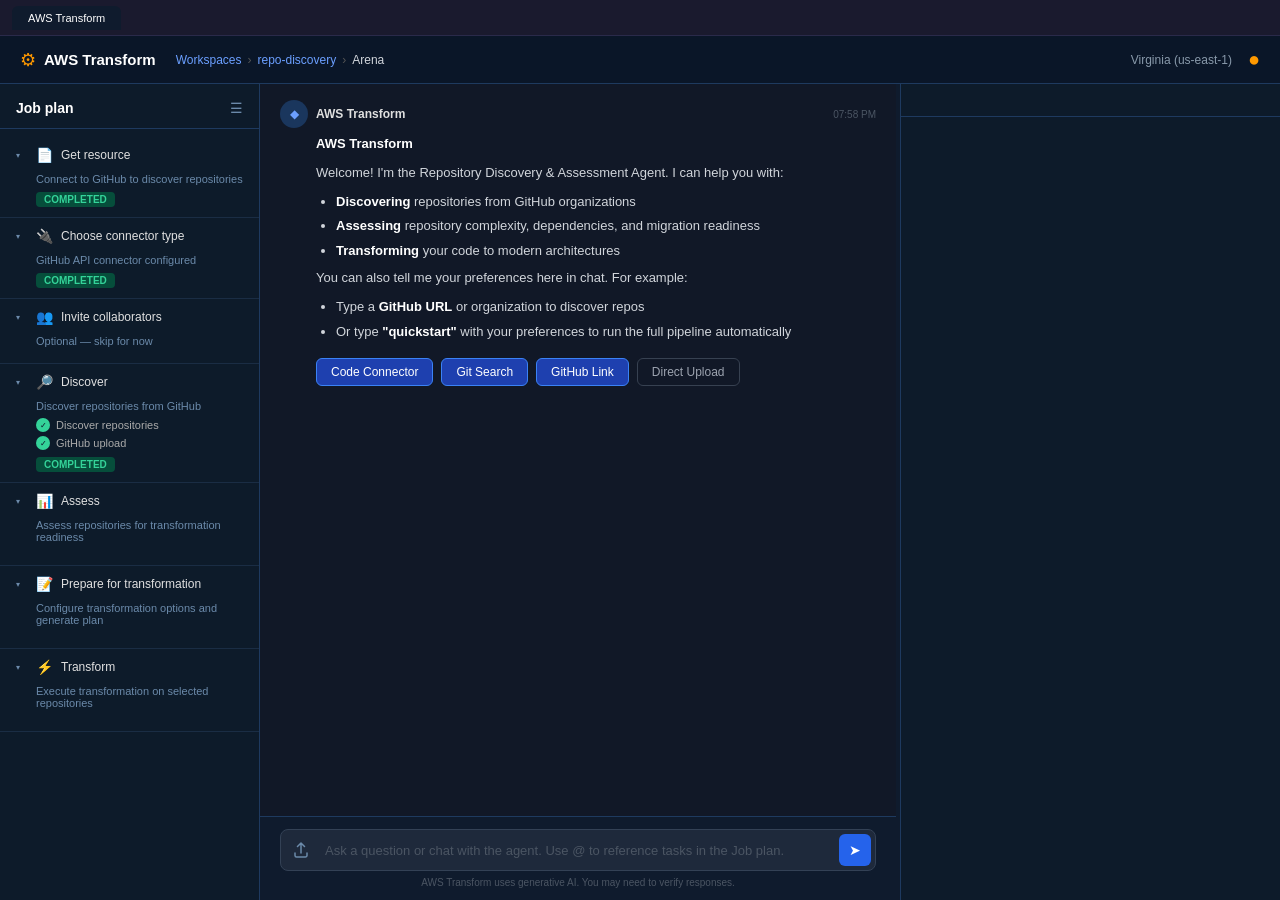
<file: index.html>
<!DOCTYPE html>
<html lang="en">
<head>
<meta charset="UTF-8">
<meta name="viewport" content="width=device-width, initial-scale=1.0">
<title>AWS Transform</title>
<link rel="stylesheet" href="styles.css">
</head>
<body>
<!-- Top Browser-like bar -->
<div class="browser-bar">
  <div class="browser-tabs">
    <div class="browser-tab active">AWS Transform</div>
  </div>
</div>

<!-- Navigation Bar -->
<div class="nav-bar">
  <div class="nav-left">
    <div class="nav-logo">
      <span class="logo-icon">&#9881;</span>
      <span class="logo-text">AWS Transform</span>
    </div>
    <div class="nav-breadcrumb">
      <a href="#">Workspaces</a>
      <span class="breadcrumb-sep">›</span>
      <a href="#">repo-discovery</a>
      <span class="breadcrumb-sep">›</span>
      <span>Arena</span>
    </div>
  </div>
  <div class="nav-right">
    <span class="nav-link">Virginia (us-east-1)</span>
    <div class="nav-avatar">&#9679;</div>
  </div>
</div>

<!-- Main Layout -->
<div class="main-layout">
  <!-- Left Sidebar - Job Plan -->
  <div class="sidebar" id="sidebar">
    <div class="sidebar-header">
      <h2>Job plan</h2>
      <button class="sidebar-collapse-btn" title="Collapse">&#9776;</button>
    </div>

    <div class="sidebar-steps">
      <!-- Step 1: Get resource -->
      <div class="step-section">
        <div class="step-header" onclick="toggleStep(this)">
          <span class="step-chevron">&#9662;</span>
          <span class="step-icon">&#128196;</span>
          <span class="step-title">Get resource</span>
        </div>
        <div class="step-body">
          <p class="step-desc">Connect to GitHub to discover repositories</p>
          <span class="step-badge completed">Completed</span>
        </div>
      </div>

      <!-- Step 2: Choose connector type -->
      <div class="step-section">
        <div class="step-header" onclick="toggleStep(this)">
          <span class="step-chevron">&#9662;</span>
          <span class="step-icon">&#128268;</span>
          <span class="step-title">Choose connector type</span>
        </div>
        <div class="step-body">
          <p class="step-desc">GitHub API connector configured</p>
          <span class="step-badge completed">Completed</span>
        </div>
      </div>

      <!-- Step 3: Invite collaborators -->
      <div class="step-section">
        <div class="step-header" onclick="toggleStep(this)">
          <span class="step-chevron">&#9662;</span>
          <span class="step-icon">&#128101;</span>
          <span class="step-title">Invite collaborators</span>
        </div>
        <div class="step-body">
          <p class="step-desc">Optional — skip for now</p>
        </div>
      </div>

      <!-- Step 4: Discover -->
      <div class="step-section" id="stepDiscover">
        <div class="step-header" onclick="handleStepClick('stepDiscover'); toggleStep(this)">
          <span class="step-chevron">&#9662;</span>
          <span class="step-icon">&#128270;</span>
          <span class="step-title">Discover</span>
        </div>
        <div class="step-body">
          <p class="step-desc">Discover repositories from GitHub</p>
          <div class="step-substeps" id="discoverSubsteps">
            <div class="substep">
              <span class="substep-icon done">&#10003;</span>
              <span>Discover repositories</span>
            </div>
            <div class="substep">
              <span class="substep-icon done">&#10003;</span>
              <span>GitHub upload</span>
            </div>
          </div>
          <span class="step-badge completed" id="discoverBadge">Completed</span>
        </div>
      </div>

      <!-- Step 5: Assess -->
      <div class="step-section" id="stepAssess">
        <div class="step-header" onclick="handleStepClick('stepAssess'); toggleStep(this)">
          <span class="step-chevron">&#9662;</span>
          <span class="step-icon">&#128202;</span>
          <span class="step-title">Assess</span>
        </div>
        <div class="step-body">
          <p class="step-desc">Assess repositories for transformation readiness</p>
          <div class="step-substeps" id="assessSubsteps"></div>
          <span class="step-badge in-progress" id="assessBadge" style="display:none">In progress</span>
        </div>
      </div>

      <!-- Step 6: Prepare for transformation -->
      <div class="step-section" id="stepPrepare">
        <div class="step-header" onclick="handleStepClick('stepPrepare'); toggleStep(this)">
          <span class="step-chevron">&#9662;</span>
          <span class="step-icon">&#128221;</span>
          <span class="step-title">Prepare for transformation</span>
        </div>
        <div class="step-body">
          <p class="step-desc">Configure transformation options and generate plan</p>
          <div class="step-substeps" id="prepareSubsteps"></div>
          <span class="step-badge" id="prepareBadge" style="display:none"></span>
        </div>
      </div>

      <!-- Step 7: Transform -->
      <div class="step-section" id="stepTransform">
        <div class="step-header" onclick="handleStepClick('stepTransform'); toggleStep(this)">
          <span class="step-chevron">&#9662;</span>
          <span class="step-icon">&#9889;</span>
          <span class="step-title">Transform</span>
        </div>
        <div class="step-body">
          <p class="step-desc">Execute transformation on selected repositories</p>
          <div class="step-substeps" id="transformSubsteps"></div>
          <span class="step-badge" id="transformBadge" style="display:none"></span>
        </div>
      </div>
    </div>
  </div>

  <!-- Center Content - Chat Area -->
  <div class="center-area">

    <div class="chat-area" id="chatArea">
      <!-- Messages populated by JS -->
    </div>

    <!-- Thinking Panel (collapsible, above chat input) -->
    <div class="thinking-panel" id="thinkingPanel" style="display:none">
      <div class="thinking-panel-header">
        <span class="thinking-panel-icon"><span class="spinner"></span></span>
        <span class="thinking-panel-label">Agent is thinking...</span>
        <button class="thinking-panel-toggle" onclick="hideThinkingPanel()">&#9660; Hide</button>
      </div>
      <div class="thinking-panel-content" id="thinkingContent">
        Analyzing repository structure and dependencies...
      </div>
    </div>
    <div class="thinking-panel-collapsed" id="thinkingPanelCollapsed" style="display:none" onclick="reshowThinkingPanel()">
      <span class="spinner"></span>
      <span>Agent is thinking...</span>
      <span class="thinking-panel-show-btn">&#9650; Show</span>
    </div>

    <div class="chat-input-bar">
      <div class="chat-input-container">
        <button class="chat-upload-btn" title="Upload file">
          <svg width="16" height="16" viewBox="0 0 16 16" fill="none">
            <path d="M8 1v10M8 1L4.5 4.5M8 1l3.5 3.5M2 11v2.5a1.5 1.5 0 001.5 1.5h9a1.5 1.5 0 001.5-1.5V11" stroke="currentColor" stroke-width="1.5" stroke-linecap="round" stroke-linejoin="round"/>
          </svg>
        </button>
        <input type="text" id="chatInput" placeholder="Ask a question or chat with the agent. Use @ to reference tasks in the Job plan.">
        <button class="chat-send-btn" onclick="sendChat()">&#10148;</button>
      </div>
      <div class="chat-footer">AWS Transform uses generative AI. You may need to verify responses.</div>
    </div>
  </div>

  <!-- Right Panel (resizable) -->
  <div class="right-panel-resize-handle" id="rightPanelResizeHandle"></div>
  <div class="right-panel" id="rightPanel">
    <div class="right-panel-header">
      <h3 id="rightPanelTitle">Assessment Summary</h3>
    </div>
    <div class="right-panel-content" id="rightPanelContent">
      <!-- Populated by JS -->
    </div>
  </div>
</div>

<script src="app.js"></script>
</body>
</html>
</file>
<file: styles.css>
* { margin: 0; padding: 0; box-sizing: border-box; }

body {
  font-family: -apple-system, 'Amazon Ember', 'Helvetica Neue', Helvetica, Arial, sans-serif;
  background: #0f1b2d;
  color: #d1d5db;
  height: 100vh;
  overflow: hidden;
  display: flex;
  flex-direction: column;
  font-size: 13px;
}

/* Browser Bar */
.browser-bar {
  background: #1a1a2e;
  height: 36px;
  display: flex;
  align-items: center;
  padding: 0 12px;
  border-bottom: 1px solid #2a2a4a;
  flex-shrink: 0;
}
.browser-tabs { display: flex; gap: 2px; }
.browser-tab {
  background: #0f1b2d;
  padding: 6px 16px;
  border-radius: 6px 6px 0 0;
  font-size: 11px;
  color: #aaa;
}
.browser-tab.active { color: #fff; }

/* Navigation Bar */
.nav-bar {
  background: #0a1628;
  height: 48px;
  display: flex;
  align-items: center;
  justify-content: space-between;
  padding: 0 20px;
  border-bottom: 1px solid #1e3a5f;
  flex-shrink: 0;
}
.nav-left { display: flex; align-items: center; gap: 20px; }
.nav-logo { display: flex; align-items: center; gap: 8px; }
.logo-icon { color: #ff9900; font-size: 18px; }
.logo-text { color: #fff; font-size: 15px; font-weight: 700; }
.nav-breadcrumb { display: flex; align-items: center; gap: 6px; font-size: 12px; }
.nav-breadcrumb a { color: #6b9fff; text-decoration: none; }
.nav-breadcrumb a:hover { text-decoration: underline; }
.breadcrumb-sep { color: #555; }
.nav-right { display: flex; align-items: center; gap: 16px; }
.nav-link { color: #8899aa; font-size: 12px; }
.nav-avatar { color: #ff9900; font-size: 20px; }

/* Main Layout */
.main-layout {
  flex: 1;
  display: flex;
  overflow: hidden;
}

/* Sidebar */
.sidebar {
  width: 260px;
  min-width: 260px;
  background: #0d1b2a;
  border-right: 1px solid #1e3a5f;
  display: flex;
  flex-direction: column;
  overflow-y: auto;
}
.sidebar::-webkit-scrollbar { width: 4px; }
.sidebar::-webkit-scrollbar-thumb { background: #2a4a6f; border-radius: 2px; }

.sidebar-header {
  padding: 16px 16px 12px;
  display: flex;
  align-items: center;
  justify-content: space-between;
  border-bottom: 1px solid #1e3a5f;
}
.sidebar-header h2 { font-size: 14px; color: #fff; font-weight: 600; }
.sidebar-collapse-btn {
  background: none;
  border: none;
  color: #6b8aaa;
  cursor: pointer;
  font-size: 14px;
}

.sidebar-steps { padding: 8px 0; }

.step-section {
  border-bottom: 1px solid #1a2d44;
}
.step-header {
  padding: 10px 16px;
  display: flex;
  align-items: center;
  gap: 8px;
  cursor: pointer;
  transition: background 0.15s;
}
.step-header:hover { background: #152238; }
.step-chevron { font-size: 8px; color: #6b8aaa; width: 12px; }
.step-icon { font-size: 14px; }
.step-title { font-size: 12px; color: #e0e0e0; font-weight: 500; }

.step-body {
  padding: 0 16px 10px 36px;
}
.step-desc { font-size: 11px; color: #6b8aaa; margin-bottom: 6px; }

.step-badge {
  display: inline-block;
  padding: 2px 8px;
  border-radius: 4px;
  font-size: 10px;
  font-weight: 600;
  text-transform: uppercase;
}
.step-badge.completed { background: #064e3b; color: #34d399; }
.step-badge.in-progress { background: #7c2d12; color: #fb923c; }
.step-badge.pending { background: #1e3a5f; color: #6b9fff; }
.step-badge.paused { background: #78350f; color: #fbbf24; }

.step-substeps {
  margin: 6px 0;
  display: flex;
  flex-direction: column;
  gap: 4px;
}
.substep {
  display: flex;
  align-items: center;
  gap: 6px;
  font-size: 11px;
  color: #aaa;
}
.substep.substep-clickable {
  cursor: pointer;
  padding: 2px 4px;
  border-radius: 3px;
  transition: background 0.15s;
}
.substep.substep-clickable:hover {
  background: #1e3a5f;
  color: #fff;
}
.substep-icon {
  width: 14px;
  height: 14px;
  border-radius: 50%;
  display: flex;
  align-items: center;
  justify-content: center;
  font-size: 8px;
  flex-shrink: 0;
}
.substep-icon.done { background: #34d399; color: #0f1b2d; }
.substep-icon.active { background: #fb923c; color: #0f1b2d; animation: blink 1.2s infinite; }
.substep-icon.pending { background: #374151; color: #6b7280; }
.substep-icon.paused { background: #f59e0b; color: #0f1b2d; }
@keyframes blink { 0%,100%{opacity:1} 50%{opacity:0.4} }

/* Center Area */
.center-area {
  flex: 1;
  display: flex;
  flex-direction: column;
  overflow: hidden;
  background: #111827;
}
.center-topbar {
  display: flex;
  align-items: center;
  justify-content: space-between;
  padding: 8px 20px;
  border-bottom: 1px solid #1e3a5f;
  min-height: 36px;
}
.page-indicator { font-size: 11px; color: #6b8aaa; }
.topbar-actions { display: flex; gap: 8px; }
.topbar-btn {
  padding: 4px 12px;
  background: #1e3a5f;
  border: 1px solid #2a5a8f;
  border-radius: 4px;
  color: #6b9fff;
  font-size: 11px;
  cursor: pointer;
}
.topbar-btn:hover { background: #2a4a6f; }

/* Thinking Panel */
.thinking-panel {
  background: #1a2744;
  border-top: 1px solid #2a4a6f;
  padding: 0;
  flex-shrink: 0;
  transition: all 0.2s ease;
}
.thinking-panel.active {
  border-left: 3px solid #60a5fa;
}
.thinking-panel-header {
  display: flex;
  align-items: center;
  gap: 8px;
  padding: 8px 16px;
}
.thinking-panel-icon {
  display: flex;
  align-items: center;
}
.thinking-panel-label {
  font-size: 12px;
  color: #60a5fa;
  font-weight: 500;
  flex: 1;
}
.thinking-panel-toggle {
  background: none;
  border: 1px solid #334155;
  border-radius: 4px;
  color: #6b8aaa;
  font-size: 10px;
  padding: 2px 8px;
  cursor: pointer;
}
.thinking-panel-toggle:hover { color: #fff; border-color: #6b9fff; }
.thinking-panel-content {
  padding: 4px 16px 10px 36px;
  font-size: 11px;
  color: #9ca3af;
  font-style: italic;
}

.chat-area {
  flex: 1;
  overflow-y: auto;
  padding: 16px 20px;
}
.chat-area::-webkit-scrollbar { width: 6px; }
.chat-area::-webkit-scrollbar-thumb { background: #2a4a6f; border-radius: 3px; }

/* Chat Messages */
.chat-msg {
  margin-bottom: 16px;
  animation: fadeIn 0.3s ease;
}
@keyframes fadeIn { from { opacity:0; transform: translateY(6px); } to { opacity:1; transform: translateY(0); } }

.chat-msg-header {
  display: flex;
  align-items: center;
  gap: 8px;
  margin-bottom: 6px;
}
.chat-msg-avatar {
  width: 28px;
  height: 28px;
  border-radius: 50%;
  background: #1e3a5f;
  display: flex;
  align-items: center;
  justify-content: center;
  font-size: 12px;
  flex-shrink: 0;
}
.chat-msg-avatar.agent { background: #1a365d; color: #6b9fff; }
.chat-msg-avatar.user { background: #064e3b; color: #34d399; }
.chat-msg-name { font-size: 12px; font-weight: 600; color: #e0e0e0; }
.chat-msg-label {
  font-size: 10px;
  padding: 1px 6px;
  border-radius: 3px;
  background: #1e3a5f;
  color: #6b9fff;
}
.chat-msg-time { font-size: 10px; color: #4b5563; margin-left: auto; }

.chat-msg-body {
  margin-left: 36px;
  font-size: 13px;
  line-height: 1.6;
  color: #d1d5db;
}
.chat-msg-body p { margin-bottom: 8px; }
.chat-msg-body ul {
  margin: 6px 0;
  padding-left: 20px;
}
.chat-msg-body li { margin-bottom: 4px; }
.chat-msg-body a { color: #6b9fff; text-decoration: underline; }
.chat-msg-body strong { color: #fff; }
.chat-msg-body code { background: #1e293b; padding: 1px 4px; border-radius: 3px; font-size: 12px; color: #f59e0b; }

/* Action Buttons in chat */
.chat-action-buttons {
  display: flex;
  gap: 8px;
  margin-top: 10px;
  flex-wrap: wrap;
}
.chat-action-btn {
  padding: 6px 14px;
  border-radius: 6px;
  font-size: 12px;
  cursor: pointer;
  border: 1px solid;
  font-weight: 500;
  transition: all 0.15s;
}
.chat-action-btn.blue { background: #1e40af; border-color: #3b82f6; color: #fff; }
.chat-action-btn.blue:hover { background: #2563eb; }
.chat-action-btn.green { background: #065f46; border-color: #10b981; color: #fff; }
.chat-action-btn.green:hover { background: #047857; }
.chat-action-btn.outline { background: transparent; border-color: #374151; color: #9ca3af; }
.chat-action-btn.outline:hover { background: #1f2937; border-color: #6b7280; color: #fff; }
.chat-action-btn.orange { background: #7c2d12; border-color: #f97316; color: #fff; }
.chat-action-btn.orange:hover { background: #9a3412; }

/* File Card */
.file-card {
  background: #1e293b;
  border: 1px solid #334155;
  border-radius: 8px;
  padding: 12px 16px;
  margin: 10px 0;
  display: flex;
  align-items: center;
  gap: 12px;
}
.file-card-icon {
  width: 36px;
  height: 36px;
  background: #374151;
  border-radius: 6px;
  display: flex;
  align-items: center;
  justify-content: center;
  font-size: 18px;
}
.file-card-info { flex: 1; }
.file-card-name { font-size: 12px; color: #fff; font-weight: 500; }
.file-card-meta { font-size: 10px; color: #6b7280; }
.file-card-action {
  padding: 4px 10px;
  background: #1e3a5f;
  border: none;
  border-radius: 4px;
  color: #6b9fff;
  font-size: 11px;
  cursor: pointer;
}

/* Table Search */
.table-search-container {
  margin: 8px 0;
}
.table-search-input {
  width: 100%;
  padding: 6px 10px;
  background: #1e293b;
  border: 1px solid #334155;
  border-radius: 4px;
  color: #d1d5db;
  font-size: 12px;
  outline: none;
}
.table-search-input:focus {
  border-color: #6b9fff;
}
.table-search-input::placeholder {
  color: #4b5563;
}

/* Discovery Table */
.discovery-table {
  width: 100%;
  border-collapse: collapse;
  margin: 10px 0;
  font-size: 12px;
}
.discovery-table th {
  text-align: left;
  padding: 8px 10px;
  background: #1e293b;
  color: #9ca3af;
  font-weight: 500;
  border-bottom: 1px solid #334155;
  font-size: 11px;
}
.discovery-table td {
  padding: 8px 10px;
  border-bottom: 1px solid #1e293b;
  color: #d1d5db;
}
.discovery-table tr:hover { background: #1a2744; }
.discovery-table .repo-link { color: #6b9fff; text-decoration: none; font-weight: 500; }
.discovery-table .repo-link:hover { text-decoration: underline; }

/* Checkpoint Toggle */
.checkpoint-cell {
  display: flex;
  align-items: center;
  gap: 6px;
}
.toggle-switch {
  position: relative;
  width: 32px;
  height: 16px;
  cursor: pointer;
  display: inline-block;
}
.toggle-switch input { display: none; }
.toggle-slider {
  position: absolute;
  inset: 0;
  background: #374151;
  border-radius: 8px;
  transition: 0.2s;
}
.toggle-slider::before {
  content: '';
  position: absolute;
  width: 12px;
  height: 12px;
  left: 2px;
  bottom: 2px;
  background: #9ca3af;
  border-radius: 50%;
  transition: 0.2s;
}
.toggle-switch input:checked + .toggle-slider { background: #f59e0b; }
.toggle-switch input:checked + .toggle-slider::before { transform: translateX(16px); background: #fff; }

/* Status badges in table */
.table-status {
  display: inline-block;
  font-size: 10px;
  padding: 2px 8px;
  border-radius: 4px;
  font-weight: 500;
}
.table-status.pending { background: #1f2937; color: #6b7280; }
.table-status.running { background: #1e3a5f; color: #60a5fa; }
.table-status.complete { background: #064e3b; color: #34d399; }
.table-status.paused { background: #78350f; color: #fbbf24; }
.table-status.skipped { background: #1f2937; color: #4b5563; }

/* Progress indicator */
.progress-indicator {
  display: flex;
  align-items: center;
  gap: 8px;
  margin: 8px 0;
  font-size: 12px;
  color: #9ca3af;
}
.progress-indicator .spinner {
  width: 14px;
  height: 14px;
  border: 2px solid #374151;
  border-top-color: #60a5fa;
  border-radius: 50%;
  animation: spin 0.8s linear infinite;
}
@keyframes spin { to { transform: rotate(360deg); } }

.show-thinking {
  display: inline-flex;
  align-items: center;
  gap: 6px;
  padding: 4px 10px;
  background: #1e293b;
  border: 1px solid #334155;
  border-radius: 4px;
  font-size: 11px;
  color: #60a5fa;
  cursor: pointer;
  margin-left: 8px;
}
.show-thinking:hover { background: #334155; }

/* Chat Input */
.chat-input-bar {
  padding: 12px 20px;
  border-top: 1px solid #1e3a5f;
  background: #0f1b2d;
}
.chat-input-container {
  display: flex;
  gap: 8px;
  background: #1e293b;
  border: 1px solid #334155;
  border-radius: 8px;
  padding: 4px 4px 4px 4px;
  align-items: center;
}
.chat-upload-btn {
  background: none;
  border: none;
  color: #6b8aaa;
  cursor: pointer;
  display: flex;
  align-items: center;
  justify-content: center;
  width: 32px;
  height: 32px;
  border-radius: 6px;
  transition: all 0.15s;
  flex-shrink: 0;
}
.chat-upload-btn:hover {
  background: #374151;
  color: #6b9fff;
}
.chat-input-container input {
  flex: 1;
  background: transparent;
  border: none;
  color: #d1d5db;
  font-size: 13px;
  outline: none;
}
.chat-input-container input::placeholder { color: #4b5563; }
.chat-send-btn {
  background: #2563eb;
  border: none;
  color: white;
  width: 32px;
  height: 32px;
  border-radius: 6px;
  cursor: pointer;
  display: flex;
  align-items: center;
  justify-content: center;
  font-size: 14px;
  flex-shrink: 0;
}
.chat-send-btn:hover { background: #3b82f6; }
.chat-footer {
  text-align: center;
  font-size: 10px;
  color: #4b5563;
  margin-top: 6px;
}

/* Mode Selection Card */
.mode-selection-card {
  display: flex;
  flex-direction: column;
  gap: 10px;
  margin: 12px 0;
}
.mode-option {
  background: #1e293b;
  border: 2px solid #334155;
  border-radius: 8px;
  padding: 14px 16px;
  cursor: pointer;
  transition: all 0.15s;
}
.mode-option:hover {
  border-color: #6b9fff;
  background: #1a2744;
}
.mode-option.selected {
  border-color: #3b82f6;
  background: #1e3a5f;
}
.mode-option-header {
  display: flex;
  align-items: center;
  gap: 8px;
  margin-bottom: 6px;
}
.mode-radio {
  color: #6b9fff;
  font-size: 14px;
}
.mode-badge {
  font-size: 9px;
  padding: 2px 6px;
  border-radius: 3px;
  text-transform: uppercase;
  font-weight: 600;
}
.mode-badge.recommended {
  background: #064e3b;
  color: #34d399;
}
.mode-desc {
  font-size: 11px;
  color: #9ca3af;
  margin-bottom: 8px;
  line-height: 1.5;
  margin-left: 22px;
}
.mode-features {
  list-style: none;
  padding: 0;
  margin-left: 22px;
}
.mode-features li {
  font-size: 11px;
  color: #6b8aaa;
  margin-bottom: 3px;
}

/* Right Panel Resize Handle */
.right-panel-resize-handle {
  width: 4px;
  cursor: col-resize;
  background: transparent;
  transition: background 0.15s;
  flex-shrink: 0;
}
.right-panel-resize-handle:hover,
.right-panel-resize-handle.dragging {
  background: #3b82f6;
}

/* Right Panel */
.right-panel {
  width: 380px;
  min-width: 240px;
  max-width: 700px;
  background: #0d1b2a;
  border-left: 1px solid #1e3a5f;
  display: flex;
  flex-direction: column;
  overflow-y: auto;
}
.right-panel::-webkit-scrollbar { width: 4px; }
.right-panel::-webkit-scrollbar-thumb { background: #2a4a6f; border-radius: 2px; }
.right-panel-header {
  padding: 16px;
  border-bottom: 1px solid #1e3a5f;
}
.right-panel-header h3 { font-size: 14px; color: #fff; font-weight: 600; }
.right-panel-content { padding: 16px; }

/* Right panel table */
.rp-table {
  width: 100%;
  border-collapse: collapse;
  font-size: 11px;
  margin-bottom: 12px;
}
.rp-table th {
  text-align: left;
  padding: 6px 8px;
  color: #6b7280;
  font-weight: 500;
  border-bottom: 1px solid #1e3a5f;
  font-size: 10px;
}
.rp-table td {
  padding: 5px 8px;
  border-bottom: 1px solid #1a2d44;
  color: #d1d5db;
}
.rp-table tr:hover { background: #152238; }
.rp-table input[type="checkbox"] { accent-color: #3b82f6; }

/* Right panel stats row (matches video) */
.rp-stats-row {
  display: flex;
  gap: 8px;
  margin-bottom: 16px;
  flex-wrap: wrap;
}
.rp-stat {
  flex: 1;
  min-width: 60px;
  text-align: center;
  padding: 8px 4px;
  background: #1a2d44;
  border-radius: 4px;
}
.rp-stat-val { display: block; font-size: 16px; font-weight: 700; color: #fff; }
.rp-stat-val.green { color: #34d399; }
.rp-stat-val.yellow { color: #fbbf24; }
.rp-stat-val.red { color: #f87171; }
.rp-stat-lbl { display: block; font-size: 9px; color: #6b7280; margin-top: 2px; }

/* Right panel filters */
.rp-filters { display: flex; justify-content: space-between; margin-bottom: 6px; font-size: 10px; color: #6b7280; }
.rp-filter-label { font-weight: 500; }
.rp-filter-bar { display: flex; gap: 6px; margin-bottom: 12px; flex-wrap: wrap; }
.filter-chip {
  padding: 3px 8px;
  background: #1e293b;
  border: 1px solid #334155;
  border-radius: 4px;
  font-size: 10px;
  color: #9ca3af;
  cursor: pointer;
}
.filter-chip:hover { border-color: #6b9fff; color: #6b9fff; }
.filter-chip.active { background: #1e40af; border-color: #3b82f6; color: #fff; }

/* Right panel confirm button */
.rp-confirm-btn {
  width: 100%;
  padding: 8px;
  background: #065f46;
  border: 1px solid #10b981;
  border-radius: 6px;
  color: #fff;
  font-size: 12px;
  font-weight: 500;
  cursor: pointer;
  margin-top: 8px;
}
.rp-confirm-btn:hover { background: #047857; }

/* Right panel description */
.rp-desc { font-size: 11px; color: #6b7280; margin-bottom: 12px; line-height: 1.5; }

/* Right panel section blocks */
.rp-section-block { margin-bottom: 14px; }
.rp-section-block h4 { font-size: 12px; color: #9ca3af; margin-bottom: 6px; font-weight: 600; }
.rp-section-block p { font-size: 11px; color: #d1d5db; margin-bottom: 3px; line-height: 1.5; }

/* Right panel approve button */
.rp-bottom-btns { margin-top: 12px; display: flex; gap: 8px; }
.rp-approve-btn {
  padding: 8px 16px;
  background: #065f46;
  border: 1px solid #10b981;
  border-radius: 6px;
  color: #fff;
  font-size: 12px;
  font-weight: 500;
  cursor: pointer;
}
.rp-approve-btn:hover { background: #047857; }

/* Right panel detail rows (transformation view) */
.rp-detail-section { margin-bottom: 14px; }
.rp-detail-row {
  display: flex;
  justify-content: space-between;
  padding: 4px 0;
  font-size: 11px;
  border-bottom: 1px solid #1a2d44;
}
.rp-detail-lbl { color: #6b7280; }
.rp-detail-val { color: #d1d5db; font-weight: 500; }

/* Right panel phases list */
.rp-phases-list { display: flex; flex-direction: column; gap: 3px; }
.rp-phase-item {
  display: flex;
  align-items: center;
  gap: 8px;
  padding: 4px 6px;
  border-radius: 3px;
  font-size: 11px;
}
.rp-phase-item:hover { background: #152238; }
.rp-phase-status { margin-left: auto; font-size: 10px; color: #6b7280; }
.rp-muted { font-size: 11px; color: #4b5563; }
.rp-dot {
  width: 8px;
  height: 8px;
  border-radius: 50%;
  flex-shrink: 0;
}
.rp-dot.green { background: #34d399; }
.rp-dot.yellow { background: #fbbf24; }
.rp-dot.red { background: #f87171; }
.rp-dot.gray { background: #4b5563; }
.rp-dot.blue { background: #60a5fa; animation: blink 1.2s infinite; }

/* Checkpoint indicator in phase list */
.checkpoint-indicator { color: #f59e0b; font-size: 8px; }

/* Attempts table */
.rp-attempts-table td { font-size: 10px; }

/* Checkpoint paused state */
.checkpoint-alert {
  background: #78350f;
  border: 1px solid #f59e0b;
  border-radius: 8px;
  padding: 12px 16px;
  margin: 10px 0;
}
.checkpoint-alert-title {
  display: flex;
  align-items: center;
  gap: 8px;
  font-size: 13px;
  font-weight: 600;
  color: #fbbf24;
  margin-bottom: 6px;
}
.checkpoint-alert-body { font-size: 12px; color: #fcd34d; line-height: 1.5; }

/* Assessment complete card */
.assessment-card {
  background: #1e293b;
  border: 1px solid #334155;
  border-radius: 8px;
  padding: 14px 16px;
  margin: 10px 0;
}
.assessment-card h4 { font-size: 13px; color: #fff; margin-bottom: 8px; }
.assessment-card table {
  width: 100%;
  border-collapse: collapse;
  font-size: 11px;
}
.assessment-card th {
  text-align: left;
  padding: 4px 8px;
  color: #6b7280;
  font-weight: 500;
}
.assessment-card td { padding: 4px 8px; color: #d1d5db; }

/* Failed repos list in right panel */
.rp-failed-list {
  display: flex;
  flex-direction: column;
  gap: 6px;
}
.rp-failed-item {
  display: flex;
  align-items: center;
  gap: 8px;
  padding: 6px 8px;
  background: #1a1a2e;
  border: 1px solid #3b1a1a;
  border-radius: 4px;
  font-size: 11px;
  color: #f87171;
}
.rp-failed-item span:nth-child(2) {
  flex: 1;
}
.rp-retry-btn {
  padding: 3px 10px;
  background: #1e3a5f;
  border: 1px solid #3b82f6;
  border-radius: 4px;
  color: #60a5fa;
  font-size: 10px;
  cursor: pointer;
  font-weight: 500;
}
.rp-retry-btn:hover {
  background: #2563eb;
  color: #fff;
}

/* Spinner used in thinking panel */
.thinking-panel .spinner {
  width: 12px;
  height: 12px;
  border: 2px solid #374151;
  border-top-color: #60a5fa;
  border-radius: 50%;
  animation: spin 0.8s linear infinite;
}

/* Collapsed thinking indicator */
.thinking-panel-collapsed {
  display: flex;
  align-items: center;
  gap: 8px;
  padding: 6px 16px;
  background: #1a2744;
  border-top: 1px solid #2a4a6f;
  font-size: 11px;
  color: #60a5fa;
  cursor: pointer;
  flex-shrink: 0;
  transition: background 0.15s;
}
.thinking-panel-collapsed:hover {
  background: #1e3050;
}
.thinking-panel-collapsed .spinner {
  width: 10px;
  height: 10px;
  border: 2px solid #374151;
  border-top-color: #60a5fa;
  border-radius: 50%;
  animation: spin 0.8s linear infinite;
}
.thinking-panel-show-btn {
  margin-left: auto;
  font-size: 10px;
  color: #6b8aaa;
}
</file>
